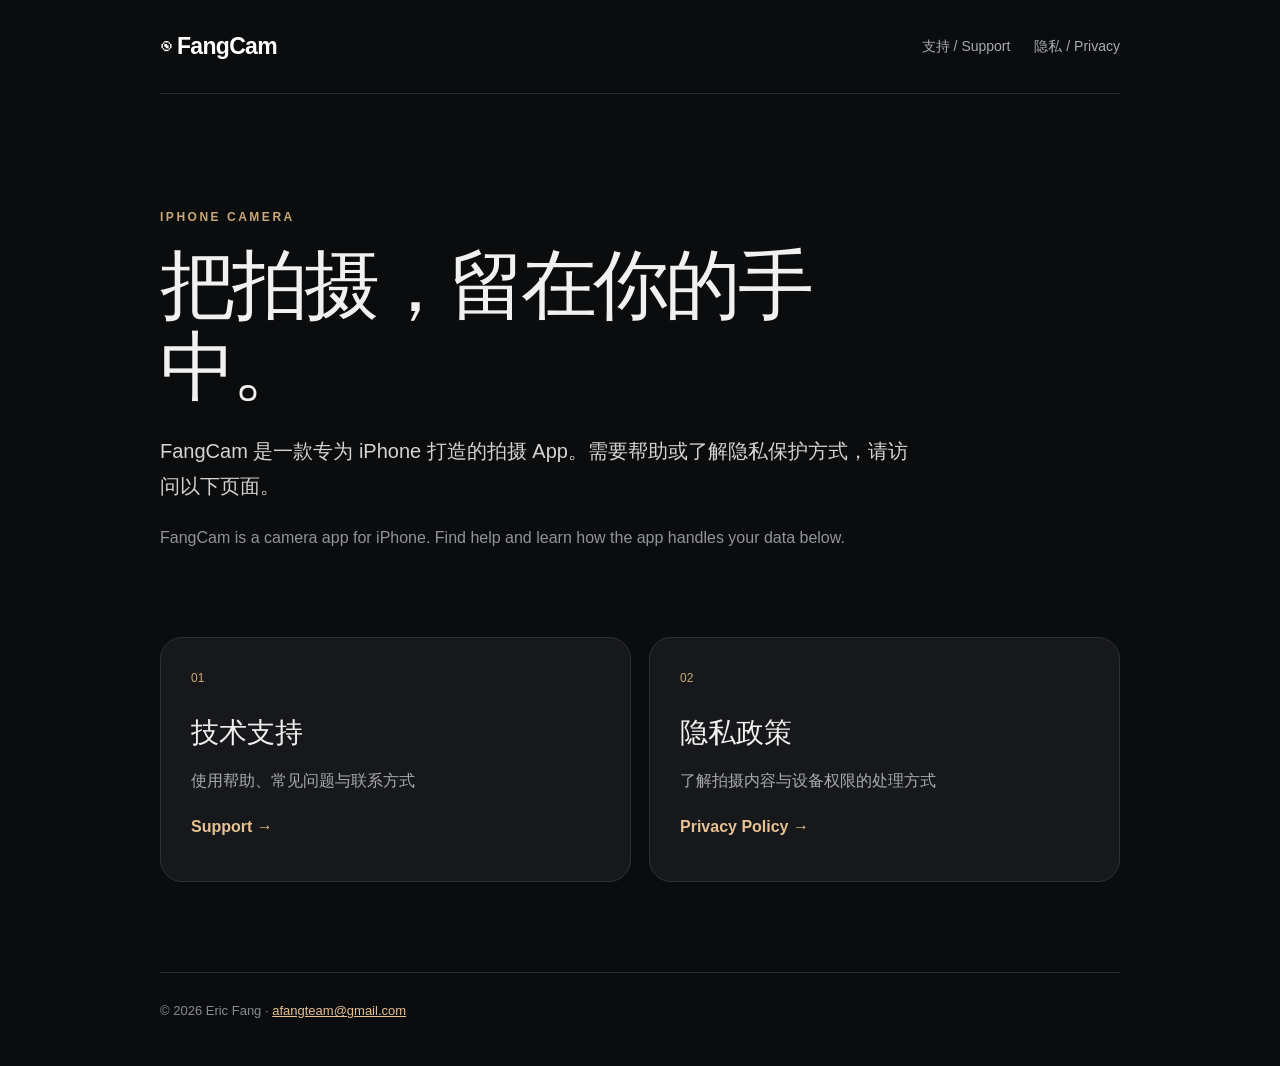
<file: index.html>
<!doctype html>
<html lang="zh-CN">
<head>
  <meta charset="utf-8">
  <meta name="viewport" content="width=device-width, initial-scale=1">
  <meta name="description" content="FangCam 官方支持与隐私信息 / Official support and privacy information">
  <title>FangCam · Support & Privacy</title>
  <link rel="stylesheet" href="style.css">
</head>
<body>
  <main class="wrap">
    <header><a class="brand" href="index.html">◉ FangCam</a><nav><a href="support.html">支持 / Support</a><a href="privacy.html">隐私 / Privacy</a></nav></header>
    <section class="hero"><p class="eyebrow">iPhone CAMERA</p><h1>把拍摄，留在你的手中。</h1><p class="lead">FangCam 是一款专为 iPhone 打造的拍摄 App。需要帮助或了解隐私保护方式，请访问以下页面。</p><p class="english">FangCam is a camera app for iPhone. Find help and learn how the app handles your data below.</p></section>
    <div class="cards"><a class="card" href="support.html"><span>01</span><h2>技术支持</h2><p>使用帮助、常见问题与联系方式</p><strong>Support →</strong></a><a class="card" href="privacy.html"><span>02</span><h2>隐私政策</h2><p>了解拍摄内容与设备权限的处理方式</p><strong>Privacy Policy →</strong></a></div>
    <footer>© 2026 Eric Fang · <a href="mailto:afangteam@gmail.com">afangteam@gmail.com</a></footer>
  </main>
</body>
</html>
</file>
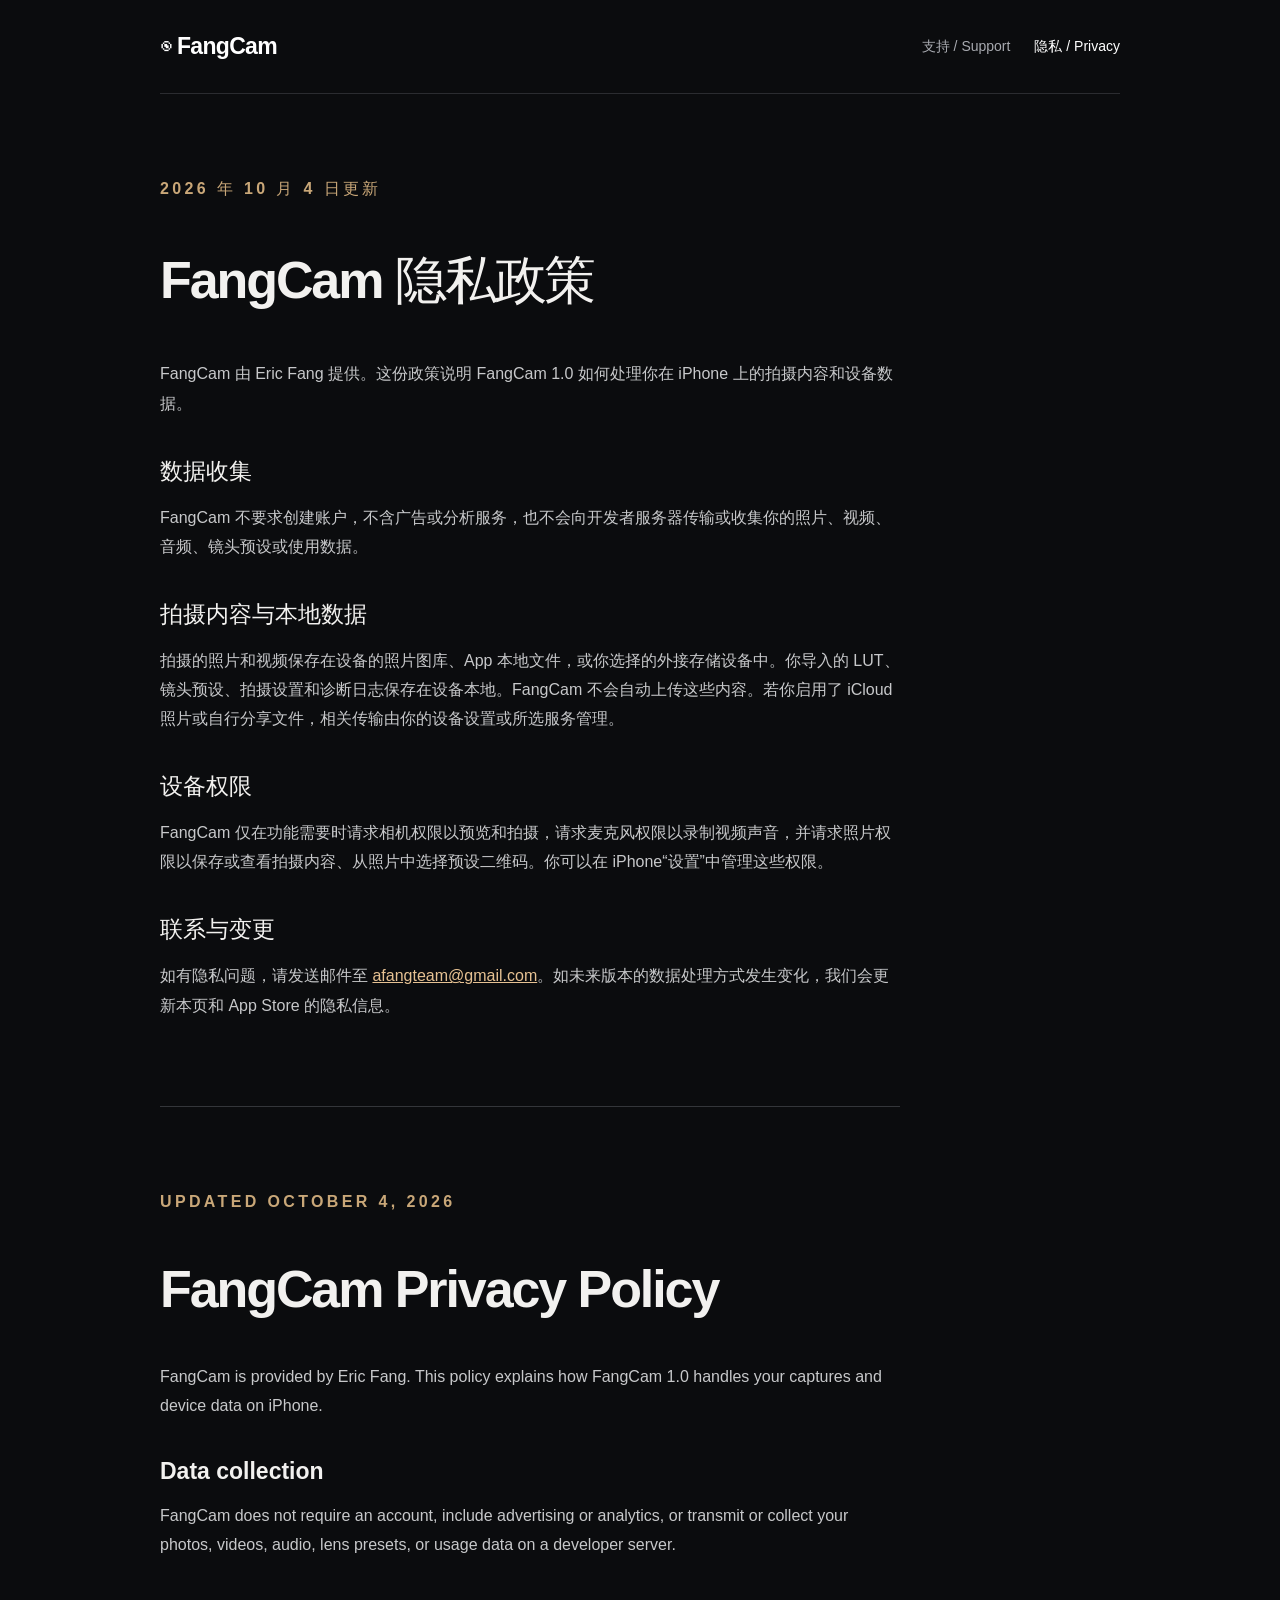
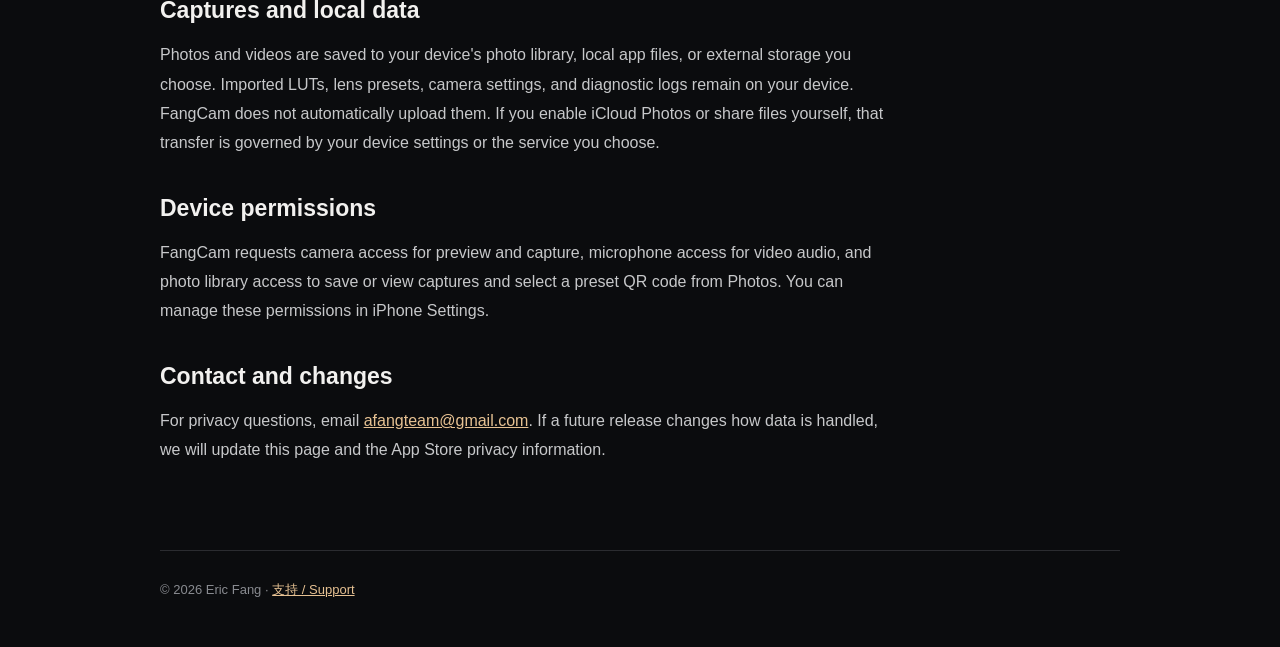
<file: privacy.html>
<!doctype html>
<html lang="zh-CN">
<head>
  <meta charset="utf-8"><meta name="viewport" content="width=device-width, initial-scale=1">
  <title>隐私政策 · FangCam / Privacy Policy</title><link rel="stylesheet" href="style.css">
</head>
<body><main class="wrap document">
  <header><a class="brand" href="index.html">◉ FangCam</a><nav><a href="support.html">支持 / Support</a><a href="privacy.html" aria-current="page">隐私 / Privacy</a></nav></header>
  <article lang="zh-CN"><p class="eyebrow">2026 年 10 月 4 日更新</p><h1>FangCam 隐私政策</h1>
    <p>FangCam 由 Eric Fang 提供。这份政策说明 FangCam 1.0 如何处理你在 iPhone 上的拍摄内容和设备数据。</p>
    <h2>数据收集</h2><p>FangCam 不要求创建账户，不含广告或分析服务，也不会向开发者服务器传输或收集你的照片、视频、音频、镜头预设或使用数据。</p>
    <h2>拍摄内容与本地数据</h2><p>拍摄的照片和视频保存在设备的照片图库、App 本地文件，或你选择的外接存储设备中。你导入的 LUT、镜头预设、拍摄设置和诊断日志保存在设备本地。FangCam 不会自动上传这些内容。若你启用了 iCloud 照片或自行分享文件，相关传输由你的设备设置或所选服务管理。</p>
    <h2>设备权限</h2><p>FangCam 仅在功能需要时请求相机权限以预览和拍摄，请求麦克风权限以录制视频声音，并请求照片权限以保存或查看拍摄内容、从照片中选择预设二维码。你可以在 iPhone“设置”中管理这些权限。</p>
    <h2>联系与变更</h2><p>如有隐私问题，请发送邮件至 <a href="mailto:afangteam@gmail.com">afangteam@gmail.com</a>。如未来版本的数据处理方式发生变化，我们会更新本页和 App Store 的隐私信息。</p>
  </article>
  <article lang="en"><p class="eyebrow">Updated October 4, 2026</p><h1>FangCam Privacy Policy</h1>
    <p>FangCam is provided by Eric Fang. This policy explains how FangCam 1.0 handles your captures and device data on iPhone.</p>
    <h2>Data collection</h2><p>FangCam does not require an account, include advertising or analytics, or transmit or collect your photos, videos, audio, lens presets, or usage data on a developer server.</p>
    <h2>Captures and local data</h2><p>Photos and videos are saved to your device's photo library, local app files, or external storage you choose. Imported LUTs, lens presets, camera settings, and diagnostic logs remain on your device. FangCam does not automatically upload them. If you enable iCloud Photos or share files yourself, that transfer is governed by your device settings or the service you choose.</p>
    <h2>Device permissions</h2><p>FangCam requests camera access for preview and capture, microphone access for video audio, and photo library access to save or view captures and select a preset QR code from Photos. You can manage these permissions in iPhone Settings.</p>
    <h2>Contact and changes</h2><p>For privacy questions, email <a href="mailto:afangteam@gmail.com">afangteam@gmail.com</a>. If a future release changes how data is handled, we will update this page and the App Store privacy information.</p>
  </article>
  <footer>© 2026 Eric Fang · <a href="support.html">支持 / Support</a></footer>
</main></body></html>
</file>
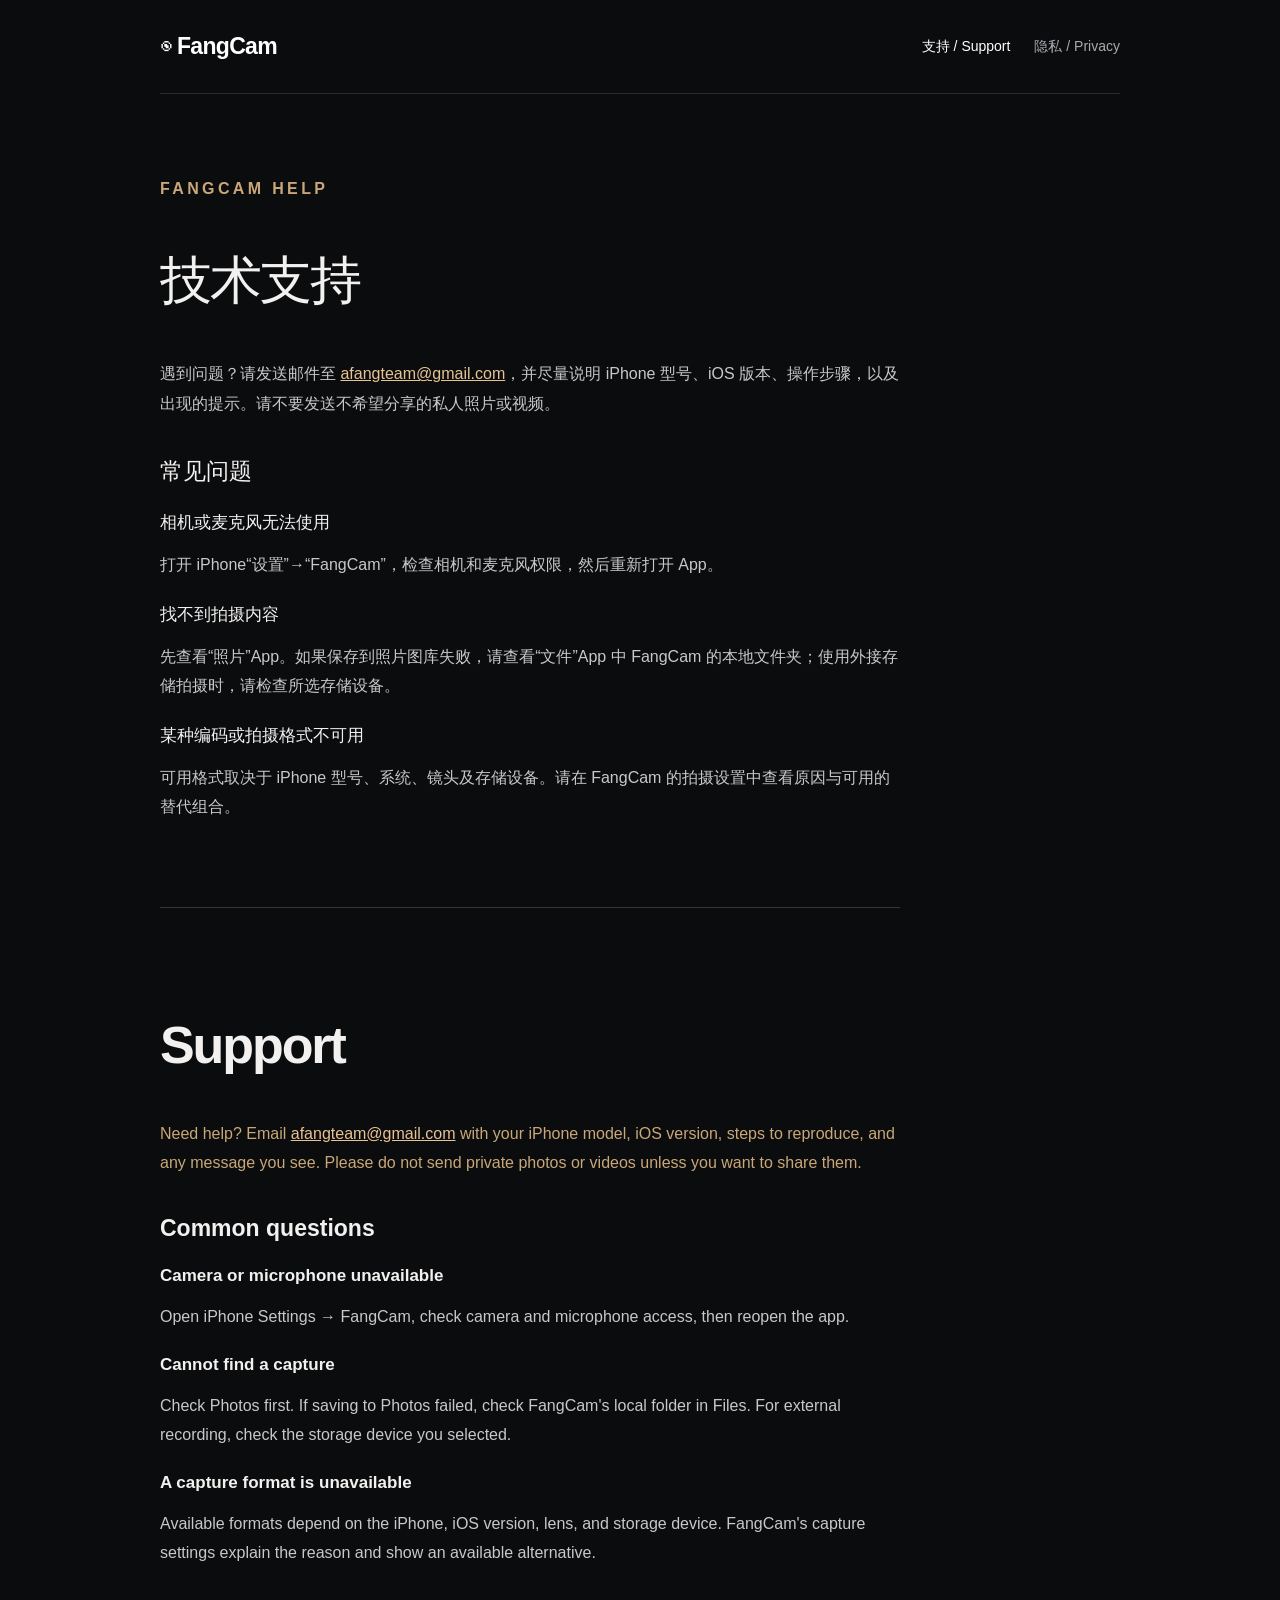
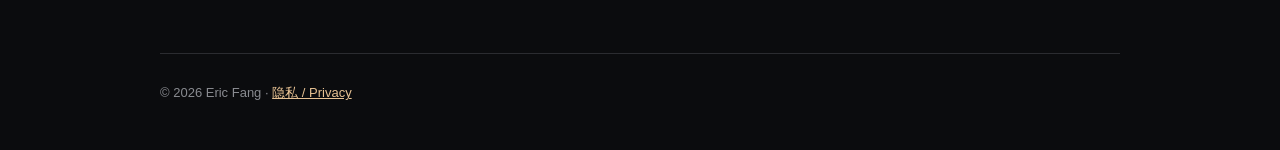
<file: support.html>
<!doctype html>
<html lang="zh-CN"><head><meta charset="utf-8"><meta name="viewport" content="width=device-width, initial-scale=1"><title>技术支持 · FangCam / Support</title><link rel="stylesheet" href="style.css"></head>
<body><main class="wrap document">
  <header><a class="brand" href="index.html">◉ FangCam</a><nav><a href="support.html" aria-current="page">支持 / Support</a><a href="privacy.html">隐私 / Privacy</a></nav></header>
  <article lang="zh-CN"><p class="eyebrow">FANGCAM HELP</p><h1>技术支持</h1><p>遇到问题？请发送邮件至 <a href="mailto:afangteam@gmail.com">afangteam@gmail.com</a>，并尽量说明 iPhone 型号、iOS 版本、操作步骤，以及出现的提示。请不要发送不希望分享的私人照片或视频。</p>
    <h2>常见问题</h2><h3>相机或麦克风无法使用</h3><p>打开 iPhone“设置”→“FangCam”，检查相机和麦克风权限，然后重新打开 App。</p>
    <h3>找不到拍摄内容</h3><p>先查看“照片”App。如果保存到照片图库失败，请查看“文件”App 中 FangCam 的本地文件夹；使用外接存储拍摄时，请检查所选存储设备。</p>
    <h3>某种编码或拍摄格式不可用</h3><p>可用格式取决于 iPhone 型号、系统、镜头及存储设备。请在 FangCam 的拍摄设置中查看原因与可用的替代组合。</p>
  </article>
  <article lang="en"><h1>Support</h1><p>Need help? Email <a href="mailto:afangteam@gmail.com">afangteam@gmail.com</a> with your iPhone model, iOS version, steps to reproduce, and any message you see. Please do not send private photos or videos unless you want to share them.</p>
    <h2>Common questions</h2><h3>Camera or microphone unavailable</h3><p>Open iPhone Settings → FangCam, check camera and microphone access, then reopen the app.</p>
    <h3>Cannot find a capture</h3><p>Check Photos first. If saving to Photos failed, check FangCam's local folder in Files. For external recording, check the storage device you selected.</p>
    <h3>A capture format is unavailable</h3><p>Available formats depend on the iPhone, iOS version, lens, and storage device. FangCam's capture settings explain the reason and show an available alternative.</p>
  </article><footer>© 2026 Eric Fang · <a href="privacy.html">隐私 / Privacy</a></footer>
</main></body></html>
</file>
<file: style.css>
:root{color-scheme:dark;font-family:-apple-system,BlinkMacSystemFont,"Helvetica Neue",Arial,sans-serif;background:#0b0c0e;color:#f2f1ef;font-synthesis:none}*{box-sizing:border-box}body{margin:0}.wrap{width:min(100% - 40px,960px);margin:auto}header{min-height:94px;display:flex;align-items:center;justify-content:space-between;gap:24px;border-bottom:1px solid #2b2c30}.brand{font-weight:750;font-size:23px;letter-spacing:-.03em;color:#fff;text-decoration:none}nav{display:flex;gap:24px}nav a{color:#a8aab0;text-decoration:none;font-size:14px}nav a:hover,nav a[aria-current=page]{color:#fff}.hero{padding:104px 0 70px;max-width:750px}.eyebrow{font-size:12px;letter-spacing:.21em;color:#c9a778;text-transform:uppercase;font-weight:700}.hero h1{font-size:clamp(42px,7vw,76px);line-height:1.08;letter-spacing:-.05em;margin:20px 0 26px}.lead{font-size:20px;line-height:1.75;color:#d6d4d1}.english{font-size:16px;line-height:1.7;color:#92949a}.cards{display:grid;grid-template-columns:repeat(2,1fr);gap:18px;margin-bottom:90px}.card{min-height:245px;padding:30px;background:#17181b;border:1px solid #303136;border-radius:22px;text-decoration:none;color:inherit;transition:background .2s,border-color .2s}.card:hover{background:#202125;border-color:#a7865c}.card span{color:#c9a778;font-size:12px}.card h2{font-size:28px;margin:28px 0 10px}.card p{color:#a8aab0;line-height:1.6}.card strong{display:block;margin-top:24px;color:#e7c293}footer{border-top:1px solid #2b2c30;color:#898b90;font-size:13px;padding:30px 0 48px}a{color:#e7c293}.document article{max-width:740px;padding:64px 0 70px}.document article+article{border-top:1px solid #34363a}.document h1{font-size:clamp(36px,5vw,52px);letter-spacing:-.04em}.document h2{font-size:23px;margin:38px 0 12px}.document h3{font-size:17px;margin:24px 0 8px}.document p{color:#c7c8ca;line-height:1.82;font-size:16px}.document article>p:first-of-type{color:#c9a778}@media(max-width:640px){header{align-items:flex-start;flex-direction:column;padding:24px 0;gap:15px}nav{gap:18px}.hero{padding:76px 0 46px}.cards{grid-template-columns:1fr;margin-bottom:64px}.card{min-height:210px}.document article{padding:44px 0 54px}}
</file>
